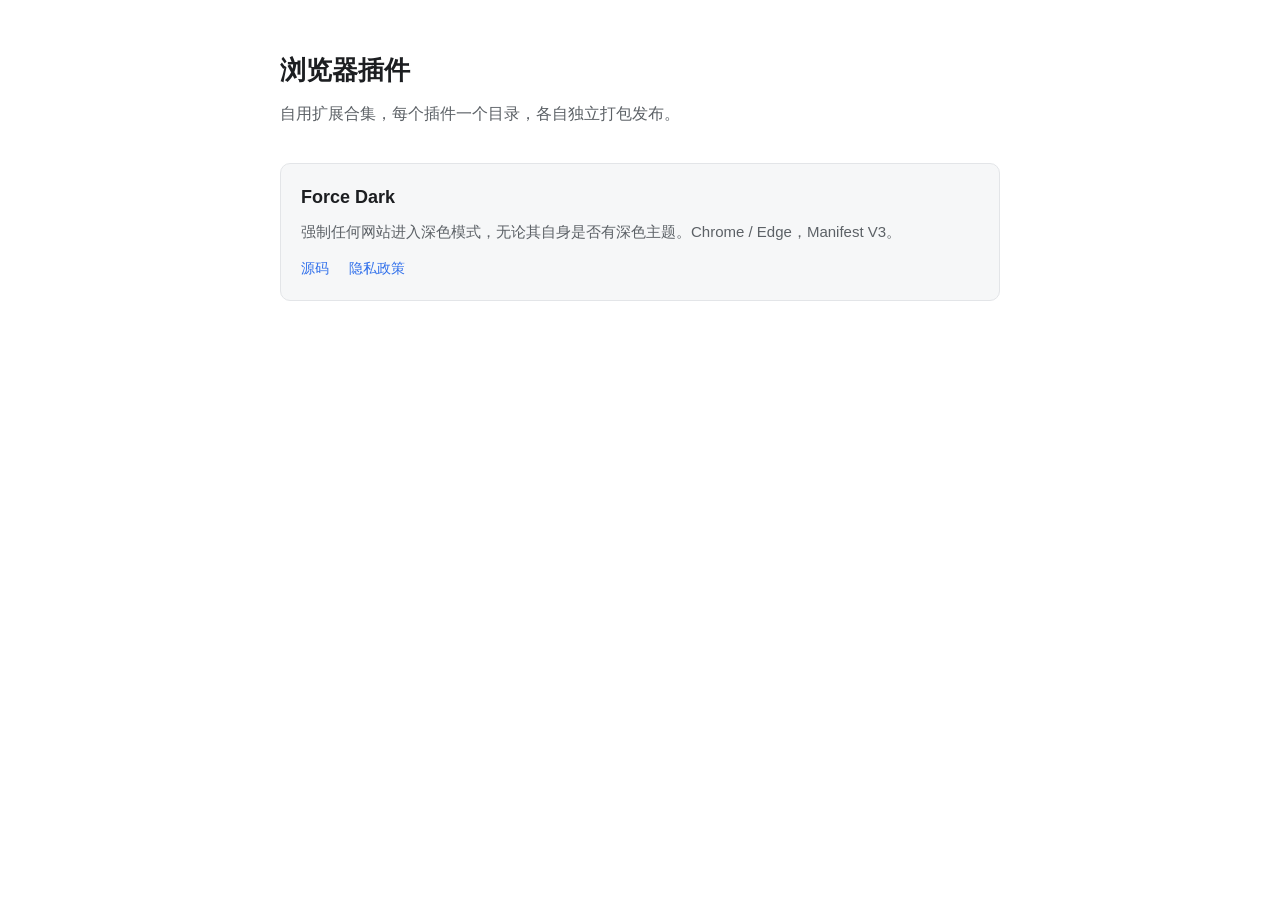
<file: docs/index.html>
<!doctype html>
<html lang="zh-CN">
<head>
<meta charset="utf-8">
<meta name="viewport" content="width=device-width, initial-scale=1">
<title>浏览器插件</title>
<style>
  :root { --bg:#fff; --fg:#1c1e21; --muted:#5c6166; --card:#f6f7f8; --line:#e3e5e8; --accent:#2f6feb; }
  @media (prefers-color-scheme: dark) {
    :root { --bg:#16181a; --fg:#e6e7e9; --muted:#9aa0a6; --card:#1e2124; --line:#2e3237; --accent:#6ea0ff; }
  }
  * { box-sizing: border-box; }
  body { margin:0; background:var(--bg); color:var(--fg); padding:48px 16px 80px;
         font:16px/1.7 -apple-system,"Segoe UI","PingFang SC","Microsoft YaHei",sans-serif; }
  main { max-width:720px; margin:0 auto; }
  h1 { font-size:26px; margin:0 0 8px; }
  p.sub { color:var(--muted); margin:0 0 36px; }
  .item { background:var(--card); border:1px solid var(--line); border-radius:10px;
          padding:18px 20px; margin-bottom:14px; }
  .item h2 { font-size:18px; margin:0 0 6px; }
  .item p { margin:0 0 10px; color:var(--muted); font-size:15px; }
  a { color:var(--accent); text-decoration:none; }
  a:hover { text-decoration:underline; }
  .links a { margin-right:16px; font-size:14px; }
</style>
</head>
<body>
<main>
  <h1>浏览器插件</h1>
  <p class="sub">自用扩展合集，每个插件一个目录，各自独立打包发布。</p>

  <div class="item">
    <h2>Force Dark</h2>
    <p>强制任何网站进入深色模式，无论其自身是否有深色主题。Chrome / Edge，Manifest V3。</p>
    <div class="links">
      <a href="https://github.com/kylinmac/browser-extensions/tree/main/force-dark">源码</a>
      <a href="force-dark/privacy-policy.html">隐私政策</a>
    </div>
  </div>
</main>
</body>
</html>
</file>
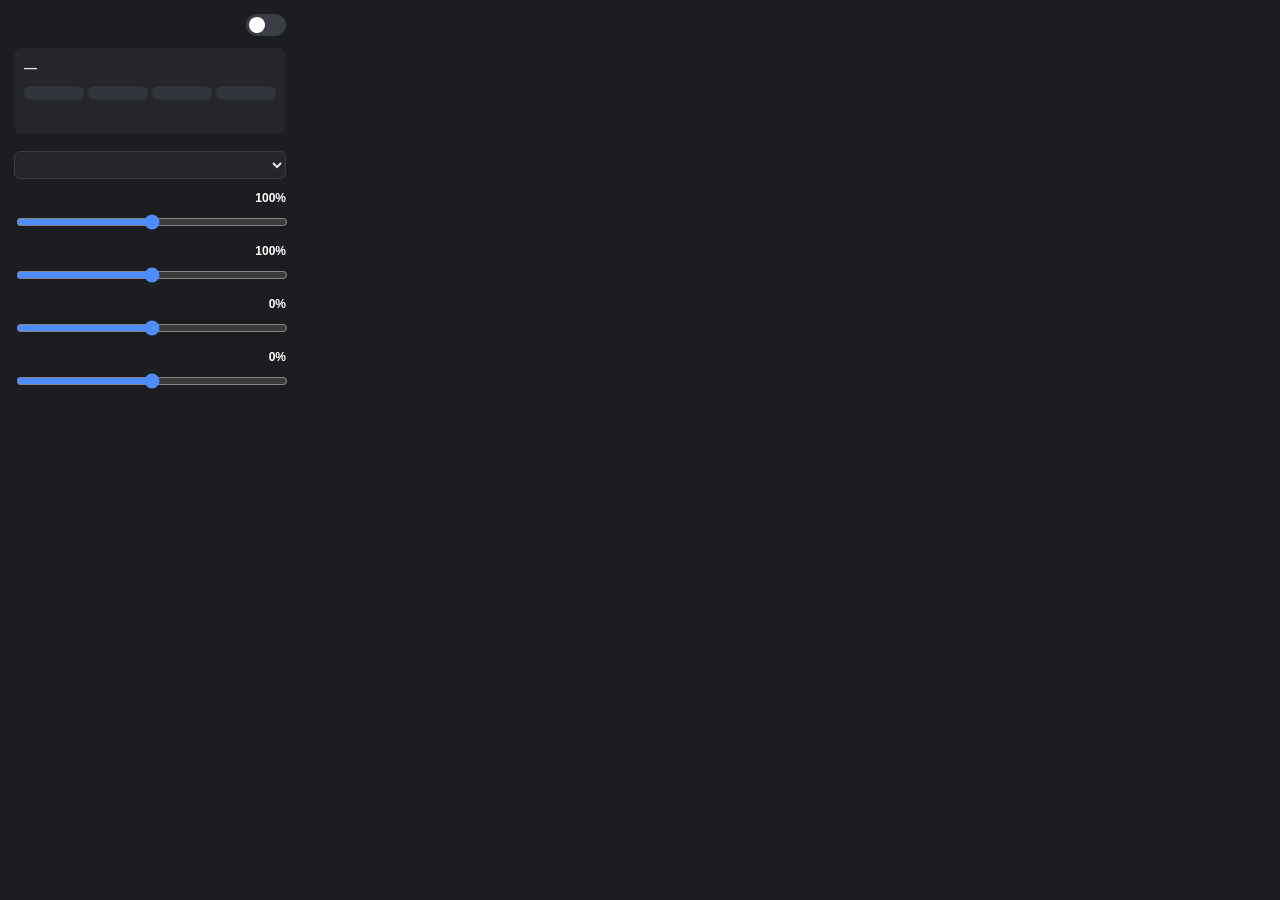
<file: popup/popup.html>
<!doctype html>
<html>
<head>
  <meta charset="utf-8">
  <link rel="stylesheet" href="popup.css">
</head>
<body>
  <header>
    <h1 data-i18n="popupTitle"></h1>
    <label class="switch" data-i18n-title="globalToggle">
      <input type="checkbox" id="enabled">
      <span class="slider"></span>
    </label>
  </header>

  <section class="site">
    <div class="site-host" id="host">—</div>
    <div class="seg" id="siteSeg">
      <button data-v="default" data-i18n="siteFollow"></button>
      <button data-v="on" data-i18n="siteOn"></button>
      <button data-v="off" data-i18n="siteOff"></button>
      <button data-v="force" data-i18n="siteForce" data-i18n-title="siteForceTip"></button>
    </div>
    <p class="hint" id="hint"></p>
  </section>

  <section class="opts">
    <label class="row">
      <span data-i18n="mode"></span>
      <select id="mode">
        <option value="auto" data-i18n="modeAuto"></option>
        <option value="force" data-i18n="modeForce"></option>
      </select>
    </label>

    <label class="row slider-row">
      <span><span data-i18n="brightness"></span> <b id="brightnessVal">100%</b></span>
      <input type="range" id="brightness" min="50" max="150" step="5">
    </label>
    <label class="row slider-row">
      <span><span data-i18n="contrast"></span> <b id="contrastVal">100%</b></span>
      <input type="range" id="contrast" min="50" max="150" step="5">
    </label>
    <label class="row slider-row">
      <span><span data-i18n="grayscale"></span> <b id="grayscaleVal">0%</b></span>
      <input type="range" id="grayscale" min="0" max="100" step="5">
    </label>
    <label class="row slider-row">
      <span><span data-i18n="sepia"></span> <b id="sepiaVal">0%</b></span>
      <input type="range" id="sepia" min="0" max="60" step="5">
    </label>
  </section>

  <footer>
    <button id="reset" class="link" data-i18n="reset"></button>
    <span class="kbd" data-i18n="shortcutHint"></span>
  </footer>

  <script src="popup.js"></script>
</body>
</html>
</file>
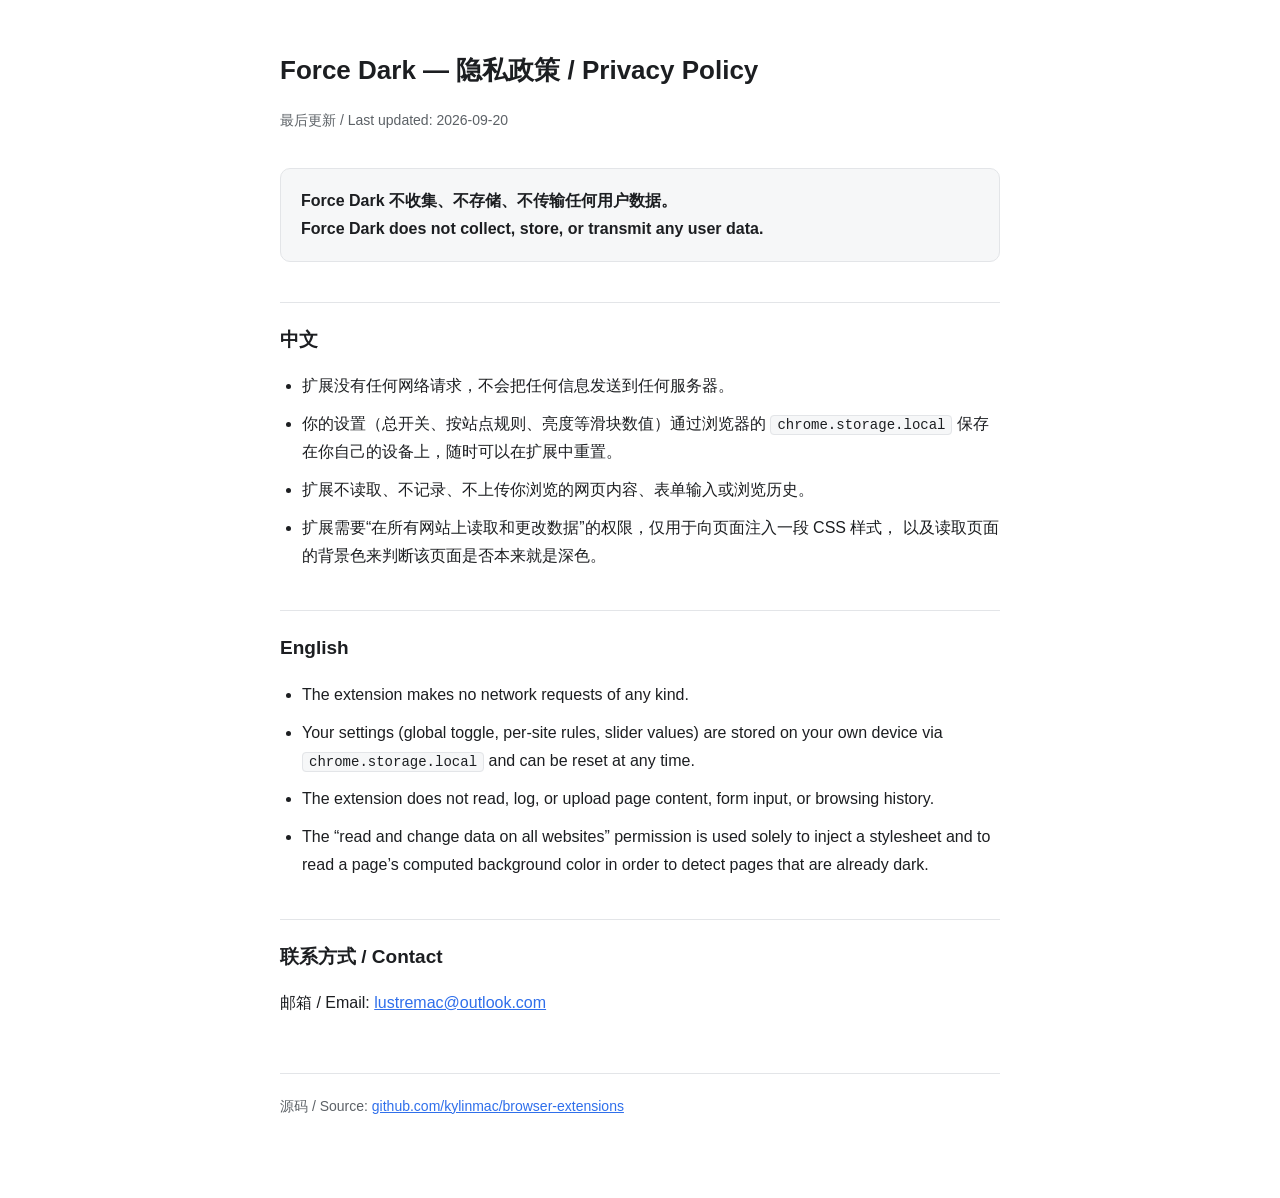
<file: docs/force-dark/privacy-policy.html>
<!doctype html>
<html lang="zh-CN">
<head>
<meta charset="utf-8">
<meta name="viewport" content="width=device-width, initial-scale=1">
<title>Force Dark — 隐私政策 / Privacy Policy</title>
<style>
  :root {
    --bg: #ffffff; --fg: #1c1e21; --muted: #5c6166;
    --card: #f6f7f8; --line: #e3e5e8; --accent: #2f6feb;
  }
  @media (prefers-color-scheme: dark) {
    :root {
      --bg: #16181a; --fg: #e6e7e9; --muted: #9aa0a6;
      --card: #1e2124; --line: #2e3237; --accent: #6ea0ff;
    }
  }
  * { box-sizing: border-box; }
  body {
    margin: 0; background: var(--bg); color: var(--fg);
    font: 16px/1.75 -apple-system, "Segoe UI", "PingFang SC", "Microsoft YaHei", sans-serif;
    padding: 48px 16px 80px;
  }
  main { max-width: 720px; margin: 0 auto; }
  h1 { font-size: 26px; margin: 0 0 6px; }
  h2 { font-size: 19px; margin: 40px 0 12px; padding-top: 20px; border-top: 1px solid var(--line); }
  .updated { color: var(--muted); font-size: 14px; margin-bottom: 36px; }
  .lead { background: var(--card); border: 1px solid var(--line); border-radius: 10px;
          padding: 18px 20px; font-weight: 600; }
  ul { padding-left: 22px; }
  li { margin: 10px 0; }
  code { background: var(--card); border: 1px solid var(--line); border-radius: 4px;
         padding: 1px 6px; font-size: 14px; }
  a { color: var(--accent); }
  footer { margin-top: 56px; padding-top: 20px; border-top: 1px solid var(--line);
           color: var(--muted); font-size: 14px; }
</style>
</head>
<body>
<main>
  <h1>Force Dark — 隐私政策 / Privacy Policy</h1>
  <p class="updated">最后更新 / Last updated: 2026-09-20</p>

  <p class="lead">Force Dark 不收集、不存储、不传输任何用户数据。<br>
  Force Dark does not collect, store, or transmit any user data.</p>

  <h2>中文</h2>
  <ul>
    <li>扩展没有任何网络请求，不会把任何信息发送到任何服务器。</li>
    <li>你的设置（总开关、按站点规则、亮度等滑块数值）通过浏览器的
        <code>chrome.storage.local</code> 保存在你自己的设备上，随时可以在扩展中重置。</li>
    <li>扩展不读取、不记录、不上传你浏览的网页内容、表单输入或浏览历史。</li>
    <li>扩展需要“在所有网站上读取和更改数据”的权限，仅用于向页面注入一段 CSS 样式，
        以及读取页面的背景色来判断该页面是否本来就是深色。</li>
  </ul>

  <h2>English</h2>
  <ul>
    <li>The extension makes no network requests of any kind.</li>
    <li>Your settings (global toggle, per-site rules, slider values) are stored on your own
        device via <code>chrome.storage.local</code> and can be reset at any time.</li>
    <li>The extension does not read, log, or upload page content, form input, or browsing history.</li>
    <li>The “read and change data on all websites” permission is used solely to inject a
        stylesheet and to read a page’s computed background color in order to detect pages
        that are already dark.</li>
  </ul>

  <h2>联系方式 / Contact</h2>
  <p>邮箱 / Email: <a href="mailto:lustremac@outlook.com">lustremac@outlook.com</a></p>

  <footer>
    源码 / Source: <a href="https://github.com/kylinmac/browser-extensions">github.com/kylinmac/browser-extensions</a>
  </footer>
</main>
</body>
</html>
</file>
<file: popup/popup.css>
* { box-sizing: border-box; }
body {
  width: 300px;
  margin: 0;
  padding: 14px;
  font: 13px/1.5 -apple-system, "Segoe UI", "PingFang SC", "Microsoft YaHei", sans-serif;
  background: #1b1d21;
  color: #e6e7e9;
}
header { display: flex; align-items: center; justify-content: space-between; margin-bottom: 12px; }
h1 { font-size: 14px; font-weight: 600; margin: 0; }

.switch { position: relative; display: inline-block; width: 40px; height: 22px; }
.switch input { opacity: 0; width: 0; height: 0; }
.slider {
  position: absolute; inset: 0; cursor: pointer;
  background: #3a3d44; border-radius: 22px; transition: background .15s;
}
.slider::before {
  content: ""; position: absolute; height: 16px; width: 16px; left: 3px; top: 3px;
  background: #fff; border-radius: 50%; transition: transform .15s;
}
.switch input:checked + .slider { background: #4f8cff; }
.switch input:checked + .slider::before { transform: translateX(18px); }

.site { padding: 10px; background: #24262b; border-radius: 8px; margin-bottom: 12px; }
.site-host { font-weight: 600; margin-bottom: 8px; word-break: break-all; }
.seg { display: grid; grid-template-columns: repeat(4, 1fr); gap: 4px; }
.seg button {
  padding: 6px 0; font-size: 12px; cursor: pointer;
  background: #31343a; color: #cfd2d6; border: 1px solid transparent; border-radius: 6px;
}
.seg button:hover { background: #3a3d44; }
.seg button.active { background: #4f8cff; color: #fff; }
.hint { margin: 8px 0 0; font-size: 11px; color: #9aa0a6; min-height: 16px; }

.opts { display: flex; flex-direction: column; gap: 10px; }
.row { display: flex; flex-direction: column; gap: 5px; font-size: 12px; color: #c3c7cc; }
.row > span { display: flex; justify-content: space-between; }
.row b { color: #fff; font-weight: 600; }
select {
  background: #24262b; color: #e6e7e9; border: 1px solid #3a3d44;
  border-radius: 6px; padding: 5px; font-size: 12px;
}
input[type=range] { width: 100%; accent-color: #4f8cff; }

footer { display: flex; justify-content: space-between; align-items: center; margin-top: 14px; }
.link { background: none; border: none; color: #4f8cff; cursor: pointer; padding: 0; font-size: 12px; }
.kbd { font-size: 11px; color: #777c85; }
</file>
